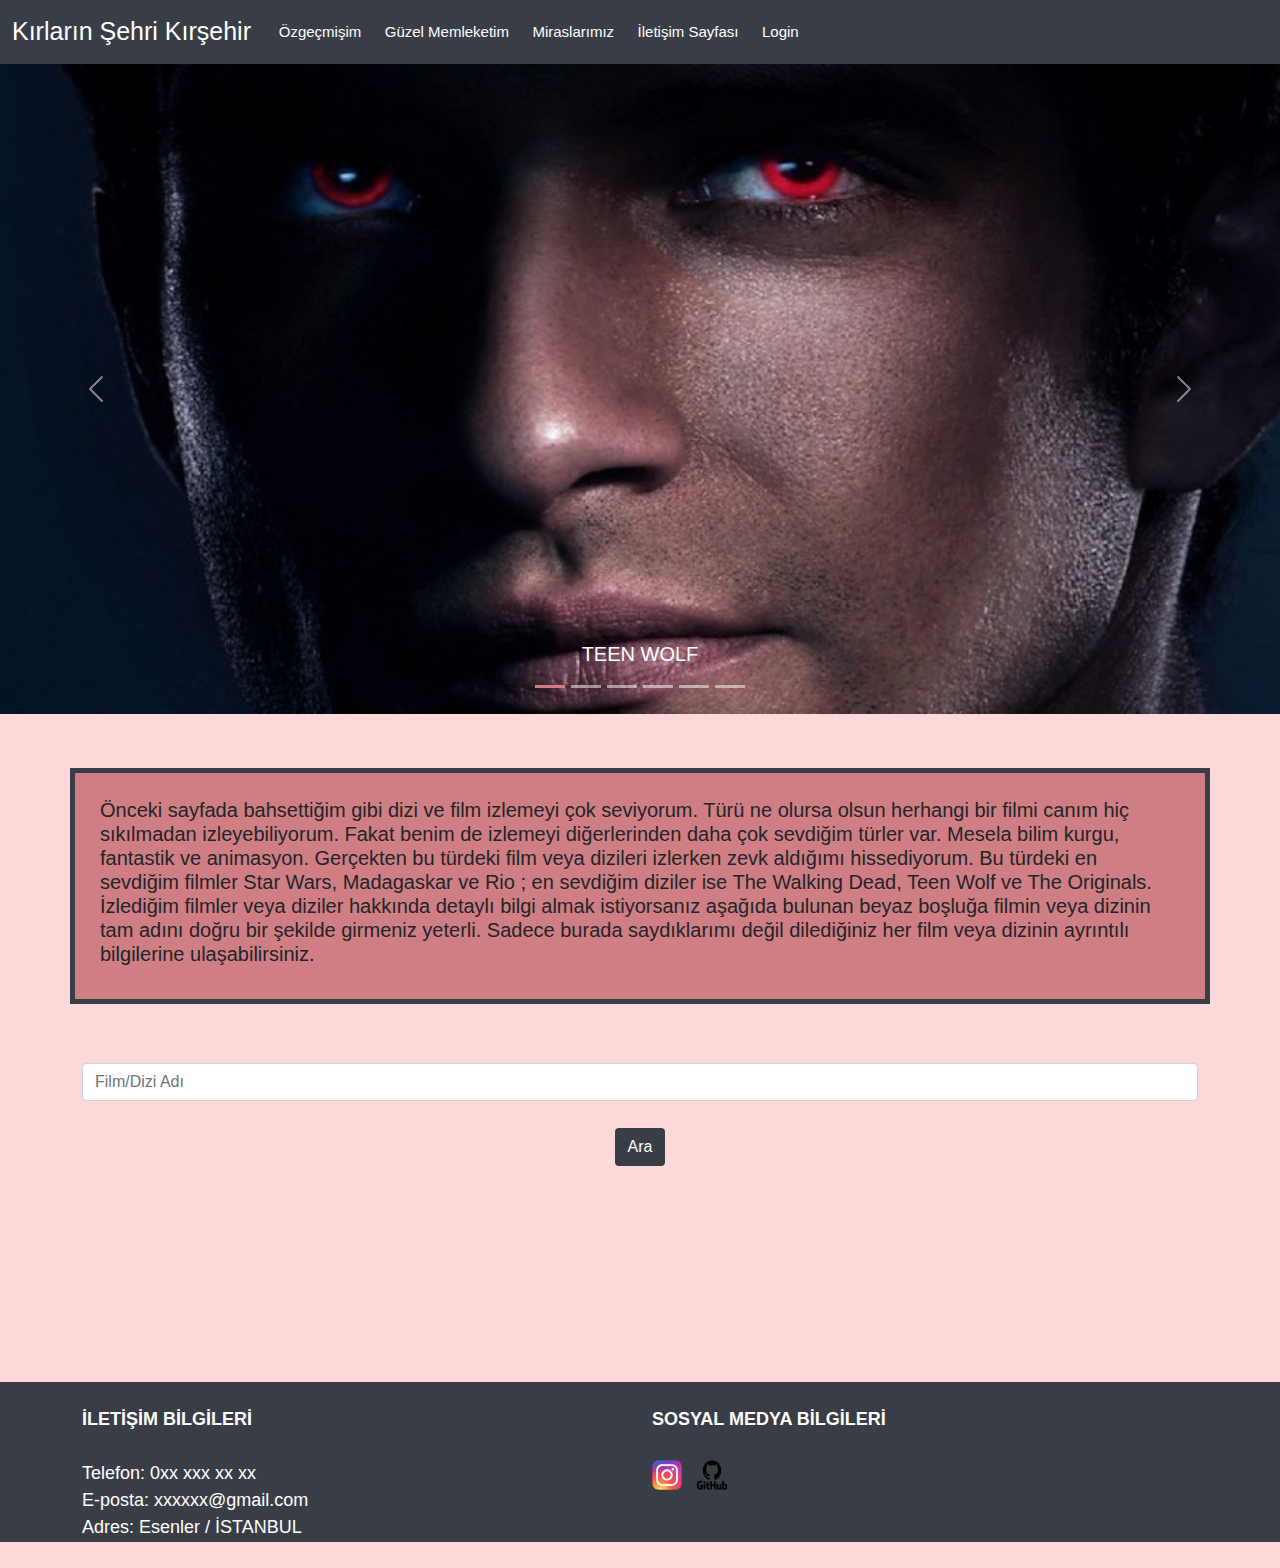
<file: source/ilgialanim.html>
<!DOCTYPE HTML>
<html>

<head>
  <meta charset="UTF-8">
  <meta name="viewport" content="width=device-width, initial-scale=1.0">

  <link rel="stylesheet" href="../public/bootstrap-5.0.0-beta3-dist/css/bootstrap.min.css">
  <link rel="stylesheet" href="../public/CSS/ilgialanim.css" type="text/css">
  <link rel="stylesheet" href="https://cdnjs.cloudflare.com/ajax/libs/font-awesome/4.7.0/css/font-awesome.min.css">
  <script src="https://cdn.jsdelivr.net/npm/bootstrap@5.0.0-beta3/dist/js/bootstrap.bundle.min.js"
    integrity="sha384-JEW9xMcG8R+pH31jmWH6WWP0WintQrMb4s7ZOdauHnUtxwoG2vI5DkLtS3qm9Ekf"
    crossorigin="anonymous"></script>
  <script src="https://cdn.jsdelivr.net/npm/@popperjs/core@2.9.1/dist/umd/popper.min.js"
    integrity="sha384-SR1sx49pcuLnqZUnnPwx6FCym0wLsk5JZuNx2bPPENzswTNFaQU1RDvt3wT4gWFG"
    crossorigin="anonymous"></script>
  <script src="https://cdn.jsdelivr.net/npm/bootstrap@5.0.0-beta3/dist/js/bootstrap.min.js"
    integrity="sha384-j0CNLUeiqtyaRmlzUHCPZ+Gy5fQu0dQ6eZ/xAww941Ai1SxSY+0EQqNXNE6DZiVc"
    crossorigin="anonymous"></script>

</head>

<body>
  <header>
    <nav class="navbar navbar-expand-lg navbar-light HeaderBackGround ">
      <div class="container-fluid m-auto">
        <a class="navbar-brand" href="../source/index.html">Kırların Şehri Kırşehir</a>
        <button class="navbar-toggler" type="button" data-bs-toggle="collapse" data-bs-target="#navbarNavAltMarkup"
          aria-controls="navbarNavAltMarkup" aria-expanded="false" aria-label="Toggle navigation">
          <span class="navbar-toggler-icon"></span>
        </button>
        <div class="collapse navbar-collapse" id="navbarNavAltMarkup">
          <div class="navbar-nav">
            <a class="nav-link" href="../source/ozgecmis.html">Özgeçmişim</a>
            <a class="nav-link" href="../source/sehrim.html">Güzel Memleketim</a>
            <a class="nav-link" href="../source/mirasimiz.html">Miraslarımız</a>
            <a class="nav-link" href="../source/iletisim.html">İletişim Sayfası</a>
            <a class="nav-link" href="../source/login.html">Login</a>
          </div>
        </div>
      </div>
    </nav>
    </header>
    <div id="carouselExampleIndicators" class="carousel slide w-100  m-auto " data-bs-ride="carousel">
      <div class="carousel-indicators ">
        <button type="button" data-bs-target="#carouselExampleIndicators" data-bs-slide-to="0" class="active"
          aria-current="true" aria-label="Slide 1"></button>
        <button type="button" data-bs-target="#carouselExampleIndicators" data-bs-slide-to="1"
          aria-label="Slide 2"></button>
        <button type="button" data-bs-target="#carouselExampleIndicators" data-bs-slide-to="2"
          aria-label="Slide 3"></button>
        <button type="button" data-bs-target="#carouselExampleIndicators" data-bs-slide-to="3"
          aria-label="Slide 4"></button>
        <button type="button" data-bs-target="#carouselExampleIndicators" data-bs-slide-to="4"
          aria-label="Slide 5"></button>
        <button type="button" data-bs-target="#carouselExampleIndicators" data-bs-slide-to="5"
          aria-label="Slide 6"></button>

      </div>
      
      <div class="carousel-inner">
        <div class="carousel-item active">
        <img src="../public/image/teenwolf3.jpg" class="d-block w-100 sehrimCarouselStyle" alt="...">
          <div class="carousel-caption d-none d-md-block">
            <h5>TEEN WOLF</h5>
          </div>
        </div>
       
        <div class="carousel-item">
          <img src="../public/image/madagaskar1.webp" class="d-block w-100 sehrimCarouselStyle" alt="...">
          <div class="carousel-caption d-none d-md-block">
            <h5>MADAGASCAR</h5>
          </div>
        </div>

        <div class="carousel-item">
          <img src="../public/image/theOriginals.png" class="d-block w-100 sehrimCarouselStyle" alt="...">
          <div class="carousel-caption d-none d-md-block">
            <h5>THE ORIGINALS</h5>
          </div>
        </div>

        <div class="carousel-item">
          <img src="../public/image/thewalkingdead.jpg" class="d-block w-100 sehrimCarouselStyle" alt="...">
          <div class="carousel-caption d-none d-md-block">
            <h5>THE WALKING DEAD</h5>
          </div>
        </div>


        <div class="carousel-item">
          <img src="../public/image/rio.jpg" class="d-block w-100 sehrimCarouselStyle" alt="...">
          <div class="carousel-caption d-none d-md-block">
            <h5>RİO</h5>
          </div>
        </div>

        <div class="carousel-item">
         <img src="../public/image/madagaskar.jpg" class="d-block w-100 sehrimCarouselStyle" alt="...">
          <div class="carousel-caption d-none d-md-block">
            <h5>MADAGASKAR</h5>
          </div>
        </div>
       
      <button class="carousel-control-prev" type="button" data-bs-target="#carouselExampleIndicators"
        data-bs-slide="prev">
        <span class="carousel-control-prev-icon" aria-hidden="true"></span>
        <span class="visually-hidden">Previous</span>
      </button>
      <button class="carousel-control-next" type="button" data-bs-target="#carouselExampleIndicators"
        data-bs-slide="next">
        <span class="carousel-control-next-icon" aria-hidden="true"></span>
        <span class="visually-hidden">Next</span>
      </button>
    </div>
  </div>
    <br>
    <br>

    <div class=" container boxİlgi mx-auto   ">
      <h5>Önceki sayfada bahsettiğim gibi dizi ve film izlemeyi çok seviyorum. Türü ne olursa olsun herhangi bir filmi
        canım hiç sıkılmadan izleyebiliyorum. Fakat benim de izlemeyi diğerlerinden daha çok sevdiğim türler var. Mesela
        bilim kurgu, fantastik ve animasyon. Gerçekten bu türdeki film veya dizileri izlerken zevk aldığımı hissediyorum. Bu
        türdeki en sevdiğim filmler Star Wars, Madagaskar ve Rio ; en sevdiğim diziler ise The Walking Dead, Teen Wolf
        ve The Originals. İzlediğim filmler veya diziler hakkında detaylı bilgi almak istiyorsanız aşağıda bulunan beyaz
        boşluğa filmin veya dizinin tam adını doğru bir şekilde girmeniz yeterli. Sadece burada saydıklarımı değil
        dilediğiniz her film veya dizinin ayrıntılı bilgilerine ulaşabilirsiniz. </h5>

    </div>
    <div class="container  mx-auto text-center  ">
     <br>
      <form id="filmForm" autocomplete="off">
        <div class="form-group ">
          <input class="form-control" type="text" id="film" placeholder="Film/Dizi Adı">
        </div><br>
        <div class="form-group">
          <button class="btn butonStyle btn-block">
            Ara
          </button>
        </div>
      </form>
      <div id="result"></div>
    </div>


</body>

<script src="https://ajax.googleapis.com/ajax/libs/jquery/3.5.1/jquery.min.js"></script>
<script>

  $(document).ready(function () {

    var apikey = "307ffdbd"
    $("#filmForm").submit(function (event) {
      event.preventDefault()



      var film = $("#film").val()
      var result = ""
      var url = "https://www.omdbapi.com/?apikey=" + apikey

      $.ajax({
        method: 'GET',
        url: url + "&t=" + film,

        success: function (data) {
          console.log(data)

          result = `
  <main>
    
<aside class="aside ">
  <div class="boxİlgi">
  <img    src="${data.Poster}"  width="300" height="328" />
</div>
</aside>

<section class="section ">
<div class="boxİlgi " >
  <h2 class=" h2TextStyle">   Tipi : ${data.Type}</h2>
  <h2 class=" h2TextStyle">   Adı : ${data.Title}</h2>
  <h2 class=" h2TextStyle">   Çıkış Tarihi : ${data.Released}</h2>
  <h2 class=" h2TextStyle">   Süresi : ${data.Runtime}</h2>
  <h2 class=" h2TextStyle">   Türü : ${data.Genre}</h2>
  <h2 class=" h2TextStyle">   Dili : ${data.Language}</h2>
  <h2 class=" h2TextStyle">   Ülkesi : ${data.Country}</h2>
  <h2 class=" h2TextStyle">   Direktörü : ${data.Director}</h2>
  <h2 class=" h2TextStyle">   Bütçesi : ${data.BoxOffice}</h2>
  <h2 class=" h2TextStyle">   IMDB : ${data.imdbRating}</h2>
</div>
</section>

</main>
  
  `;

          $("#result").html(result)
        }
      })
    })
  })
</script>

<br><br>
<br><br>
<br><br><br><br>


<footer class="footer ">
  <div class="container">
    <div class="row">
      <div class="col-6">
        <div class="text-white mt-4">
          <b>İLETİŞİM BİLGİLERİ</b>
          <br><br>
          Telefon: 0xx xxx xx xx <br>
          E-posta: xxxxxx@gmail.com<br>
          Adres: Esenler / İSTANBUL
          <br><br>
        </div>
      </div>
      <div class="col-6">
        <div class="text-white mt-4">
          <b>SOSYAL MEDYA BİLGİLERİ</b>
          <br><br>
          <a href="https://www.instagram.com/_busraky/?hl=tr" target="_blank"><img
              src="../public/image/instagramLogo.webp" style="height: 30px;" width="30px"></a>
          <a href="https://github.com/busra-kaya" target="_blank"><img src="../public/image/GitHubLogo.png"
              style="height: 30px;" width="50px"></a>
          <br><br>
        </div>
      </div>
    </div>
  </div>
</footer>


</html>
</file>
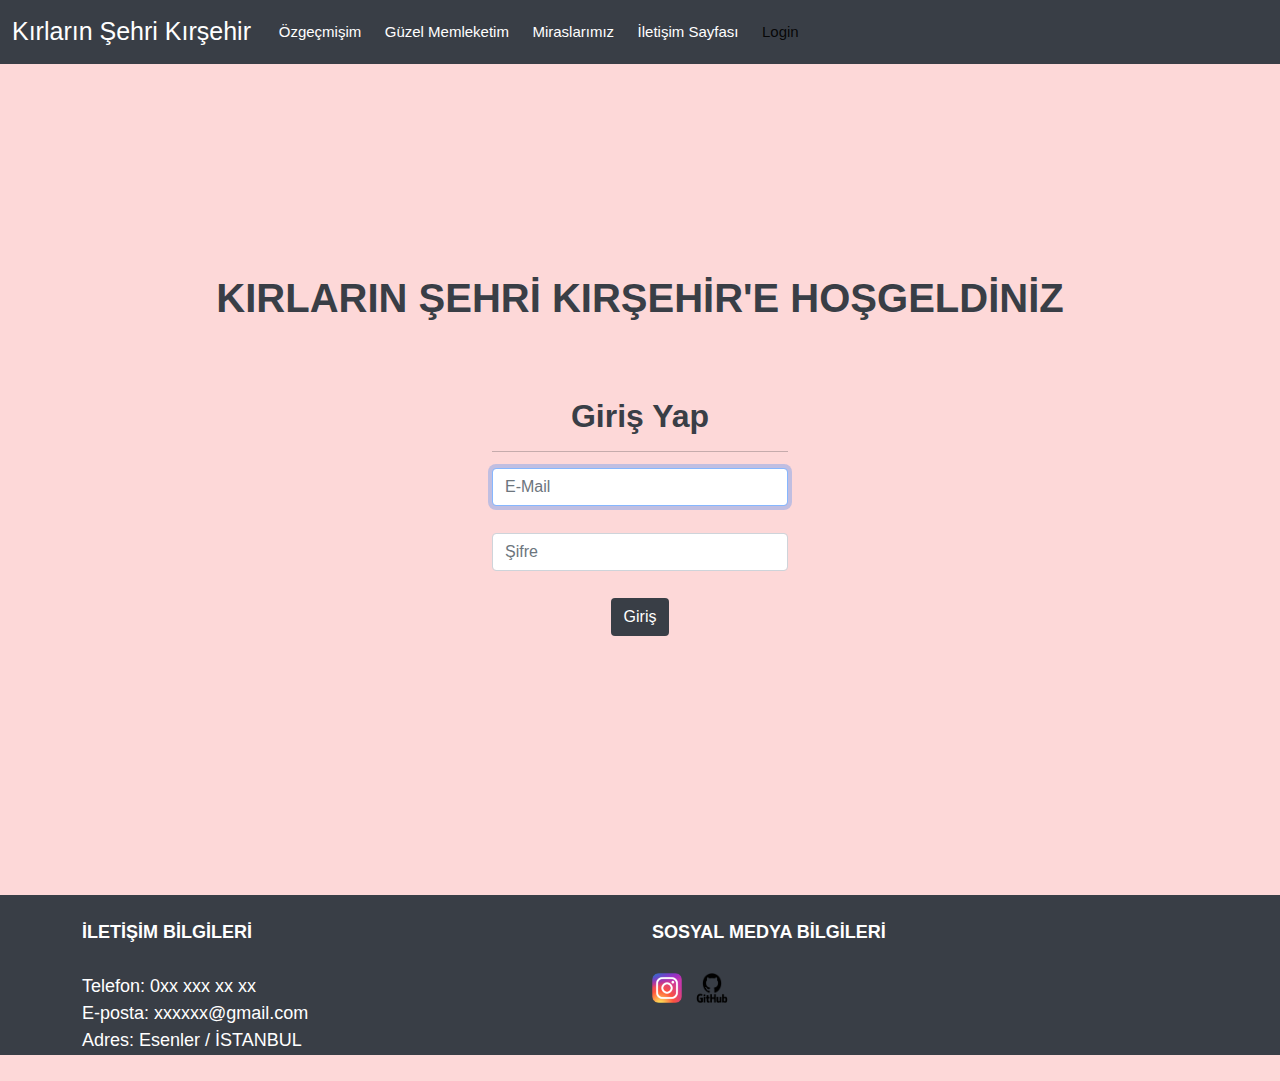
<file: source/login.html>
<!DOCTYPE HTML>

<html >

<head  class="backGround" >
  <meta charset="UTF-8">
  <meta name="viewport" content="width=device-width, initial-scale=1.0">

  <link rel="stylesheet" href="../public/bootstrap-5.0.0-beta3-dist/css/bootstrap.min.css">
  <link rel="stylesheet" href="../public/CSS/global.css" type="text/css">
  <link rel="stylesheet" href="../public/CSS/login.css" type="text/css">

  <script src="https://cdn.jsdelivr.net/npm/bootstrap@5.0.0-beta3/dist/js/bootstrap.bundle.min.js"
    integrity="sha384-JEW9xMcG8R+pH31jmWH6WWP0WintQrMb4s7ZOdauHnUtxwoG2vI5DkLtS3qm9Ekf"
    crossorigin="anonymous"></script>
  <script src="https://cdn.jsdelivr.net/npm/@popperjs/core@2.9.1/dist/umd/popper.min.js"
    integrity="sha384-SR1sx49pcuLnqZUnnPwx6FCym0wLsk5JZuNx2bPPENzswTNFaQU1RDvt3wT4gWFG"
    crossorigin="anonymous"></script>
  <script src="https://cdn.jsdelivr.net/npm/bootstrap@5.0.0-beta3/dist/js/bootstrap.min.js"
    integrity="sha384-j0CNLUeiqtyaRmlzUHCPZ+Gy5fQu0dQ6eZ/xAww941Ai1SxSY+0EQqNXNE6DZiVc"
    crossorigin="anonymous"></script>

</head>

<body  class="backGround">
  <header>
    <nav class="navbar navbar-expand-lg navbar-light HeaderBackGround ">
      <div class="container-fluid m-auto">
        <a class="navbar-brand" href="../source/index.html">Kırların Şehri Kırşehir</a>
        <button class="navbar-toggler" type="button" data-bs-toggle="collapse" data-bs-target="#navbarNavAltMarkup"
          aria-controls="navbarNavAltMarkup" aria-expanded="false" aria-label="Toggle navigation">
          <span class="navbar-toggler-icon"></span>
        </button>
        <div class="collapse navbar-collapse" id="navbarNavAltMarkup">
          <div class="navbar-nav">
            <a class="nav-link" href="../source/ozgecmis.html">Özgeçmişim</a>
            <a class="nav-link" href="../source/sehrim.html">Güzel Memleketim</a>
            <a class="nav-link" href="../source/mirasimiz.html">Miraslarımız</a>
            <a class="nav-link" href="../source/iletisim.html">İletişim Sayfası</a>
            <a class="nav-link active" href="../source/login.html">Login</a>

          </div>
        </div>
      </div>
    </nav>
  </header>
<br><br>
<br><br>
<br><br>
  
  <section>
    <div class="text-center mt-5  ">
      <h1 class="h2TextStyle ">KIRLARIN ŞEHRİ KIRŞEHİR'E HOŞGELDİNİZ</h1><br>
    </div>
  </section>


  <section class="text-center align-items-center main">
    <div class="container mt-5 mb-0 col-3 mx-auto">
        <h2 class="h2TextStyle "> Giriş Yap </h2>
        <hr>
        <form name="loginform" action="login.php" method="POST">
            <div class="mb-3">
                <input class="form-control" type="email" id="email" name="email" placeholder="E-Mail" autofocus
                    required><br>
                <input class="form-control" type="password" id="password" name="password" placeholder="Şifre"
                    required><br>
                <input class="btn  cardButonStyle " type="submit" value="Giriş"><br>
        </form>
    </div>
</section>


<br><br>
<br><br>
<br>
<br><br>
<br><br>

<footer class="footer ">
  <div class="container">
    <div class="row">
      <div class="col-6">
        <div class="text-white mt-4">
          <b>İLETİŞİM BİLGİLERİ</b>
          <br><br>
          Telefon: 0xx xxx xx xx <br>
          E-posta: xxxxxx@gmail.com<br>
          Adres: Esenler / İSTANBUL
          <br><br>
        </div>
      </div>
      <div class="col-6">
        <div class="text-white mt-4">
          <b>SOSYAL MEDYA BİLGİLERİ</b>
          <br><br>
          <a href="https://www.instagram.com/_busraky/?hl=tr" target="_blank"><img
              src="../public/image/instagramLogo.webp" style="height: 30px;" width="30px"></a>
          <a href="https://github.com/busra-kaya" target="_blank"><img src="../public/image/GitHubLogo.png"
              style="height: 30px;" width="50px"></a>
          <br><br>
        </div>
      </div>
    </div>
  </div>
</footer>
</body>


</html>
</file>
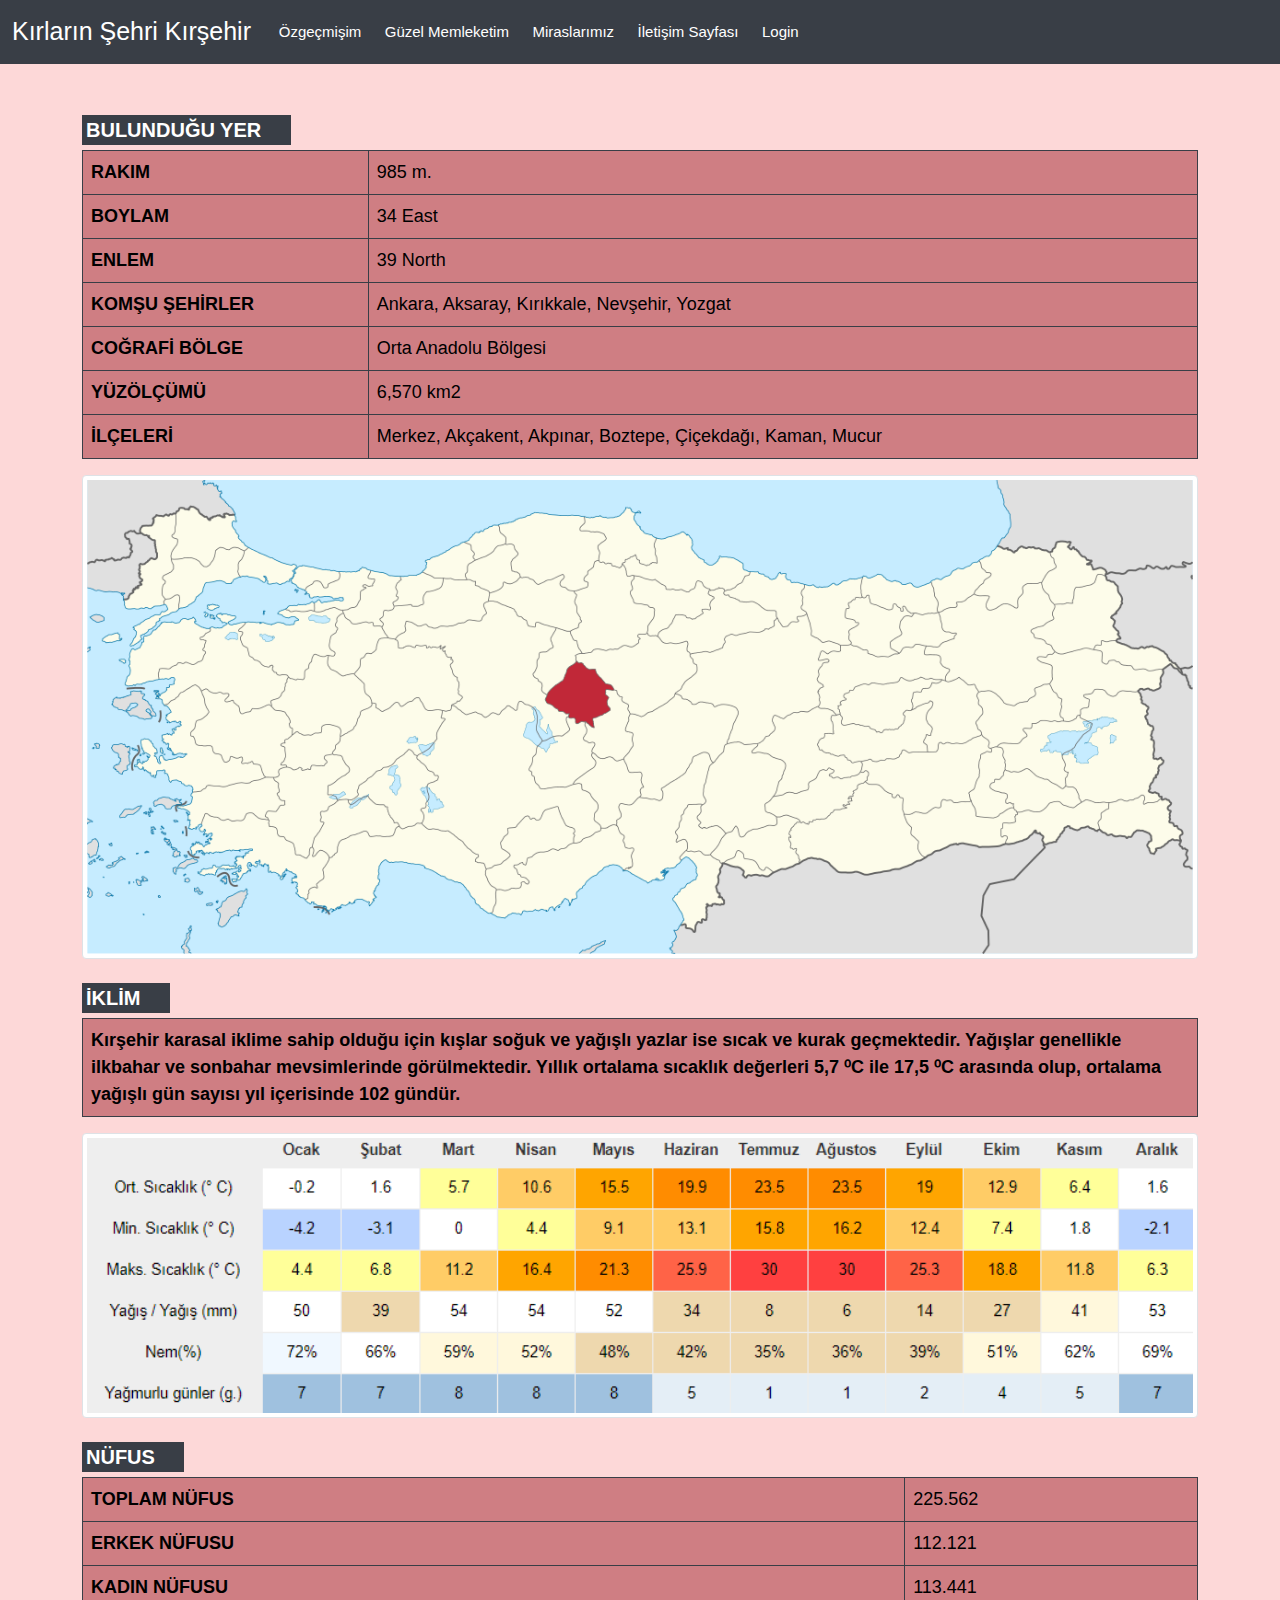
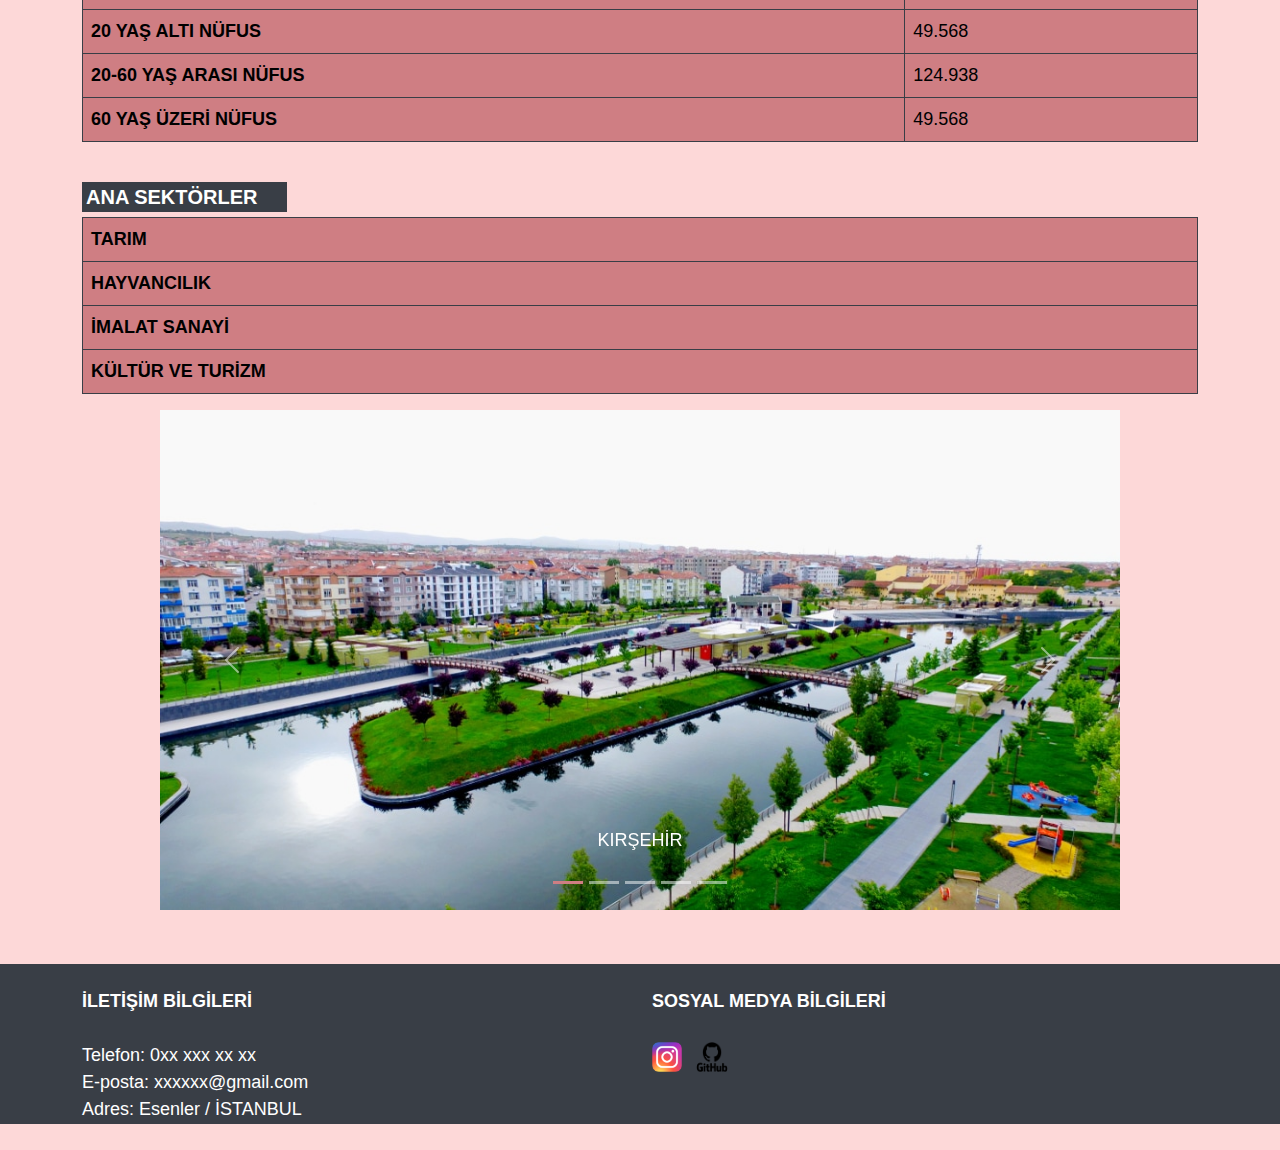
<file: source/sehirhakkinda.html>
<!DOCTYPE HTML>
<html>
    <head>
        <meta charset="UTF-8">
        <meta name="viewport" content="width=device-width, initial-scale=1.0">

        <link rel="stylesheet" href="../public/bootstrap-5.0.0-beta3-dist/css/bootstrap.min.css">
        <link rel="stylesheet" href="../public/CSS/global.css" type="text/css">
        <link rel="stylesheet" href="https://cdnjs.cloudflare.com/ajax/libs/font-awesome/4.7.0/css/font-awesome.min.css">    

        <script src="https://cdn.jsdelivr.net/npm/bootstrap@5.0.0-beta3/dist/js/bootstrap.bundle.min.js" integrity="sha384-JEW9xMcG8R+pH31jmWH6WWP0WintQrMb4s7ZOdauHnUtxwoG2vI5DkLtS3qm9Ekf" crossorigin="anonymous"></script>
        <script src="https://cdn.jsdelivr.net/npm/@popperjs/core@2.9.1/dist/umd/popper.min.js" integrity="sha384-SR1sx49pcuLnqZUnnPwx6FCym0wLsk5JZuNx2bPPENzswTNFaQU1RDvt3wT4gWFG" crossorigin="anonymous"></script>
        <script src="https://cdn.jsdelivr.net/npm/bootstrap@5.0.0-beta3/dist/js/bootstrap.min.js" integrity="sha384-j0CNLUeiqtyaRmlzUHCPZ+Gy5fQu0dQ6eZ/xAww941Ai1SxSY+0EQqNXNE6DZiVc" crossorigin="anonymous"></script>
    </head>

    <body>
        <header>
            <nav class="navbar navbar-expand-lg navbar-light HeaderBackGround ">
                <div class="container-fluid m-auto">
                    <a class="navbar-brand" href="../source/index.html">Kırların Şehri Kırşehir</a>
                    <button class="navbar-toggler" type="button" data-bs-toggle="collapse" data-bs-target="#navbarNavAltMarkup" aria-controls="navbarNavAltMarkup" aria-expanded="false" aria-label="Toggle navigation">
                    <span class="navbar-toggler-icon"></span>
                    </button>
                    <div class="collapse navbar-collapse" id="navbarNavAltMarkup">
                    <div class="navbar-nav">
                      <a class="nav-link" href="../source/ozgecmis.html">Özgeçmişim</a>
                      <a class="nav-link" href="../source/sehrim.html">Güzel Memleketim</a>
                      <a class="nav-link" href="../source/mirasimiz.html">Miraslarımız</a> 
                      <a class="nav-link" href="../source/iletisim.html">İletişim Sayfası</a>
                      <a class="nav-link" href="../source/login.html">Login</a>
                    </div>
                  </div>
                </div> 
              </nav>
        </header>

    <br><br>

    <div class="container"> 
          <tr>
            <th scope="row"> <h5><b><mark class="mark"> BULUNDUĞU YER &emsp; </mark></b></h5></th>
          </tr>
        <table class="table tableStyle table-bordered table-border table-hover table-responsive">
            <tbody>
              <tr>
                <th scope="row">RAKIM</th>
                <td>985 m.</td>
              </tr>
              <tr>
                <th scope="row">BOYLAM</th>
                <td>34 East
                </td>
              </tr>   
              <tr>
                <th scope="row">ENLEM</th>
                <td colspan="2">39 North</td>
              </tr>
              <tr>
                <th scope="row">KOMŞU ŞEHİRLER</th>
                <td colspan="2">Ankara, Aksaray, Kırıkkale, Nevşehir, Yozgat</td>
              </tr>
              <tr>
                <th scope="row">COĞRAFİ BÖLGE</th>
                <td colspan="2">Orta Anadolu Bölgesi
                </td>
              </tr>
              <tr>
                <th scope="row">YÜZÖLÇÜMÜ</th>
                <td colspan="2">6,570 km2
                </td>
              </tr>
              <tr>
                <th scope="row">İLÇELERİ</th>
                <td colspan="2">Merkez, Akçakent, Akpınar, Boztepe, Çiçekdağı, Kaman, Mucur</td>
              </tr>
            </tbody>
          </table>
        <a href="https://www.google.com/maps/place/K%C4%B1r%C5%9Fehir,+K%C4%B1r%C5%9Fehir+Merkez%2FK%C4%B1r%C5%9Fehir/@39.262846,33.6874545,6.79z/data=!4m5!3m4!1s0x14d572c090d21383:0x6dd29199261c3d06!8m2!3d39.146078!4d34.1594989"> <img src="../public/image/kirsehirHarita.png" class="img-thumbnail" width="2000px"  alt="..."></a>
        </div> 

        <br>

        <div class="container"> 
              <tr>
                <th scope="row"> <h5><b><mark class="mark"> İKLİM &emsp; </mark></b></h5></th>
              </tr>
            <table class="table tableStyle table-bordered table-border table-hover table-responsive">
                <tbody>
                  <tr>
                    <th scope="row">Kırşehir karasal iklime sahip olduğu için kışlar soğuk ve yağışlı yazlar ise sıcak ve kurak
                        geçmektedir. Yağışlar genellikle ilkbahar ve sonbahar mevsimlerinde görülmektedir. Yıllık
                        ortalama sıcaklık değerleri 5,7 ⁰C ile 17,5 ⁰C arasında olup, ortalama yağışlı gün sayısı yıl
                        içerisinde 102 gündür.</th>                 
                  </tr>
                </tbody>
              </table>
            <a href="https://www.mgm.gov.tr/?il=Kirsehir"> <img src="../public/image/kirsehirİklim.png" class="img-thumbnail" width="2000px"  alt="..."></a>
            </div> 

            <br>

            <div class="container"> 
                  <tr>
                    <th scope="row"> <h5><b><mark class="mark"> NÜFUS &emsp; </mark></b></h5></th>
                  </tr>
                <table class="table tableStyle table-bordered table-border table-hover table-responsive">
                    <tbody>
                      <tr>
                        <th scope="row">TOPLAM NÜFUS</th>
                        <td>225.562</td>
                      </tr>           
                      <tr>
                        <th scope="row">ERKEK NÜFUSU</th>
                        <td>112.121</td>
                      </tr>
                      <tr>
                        <th scope="row">KADIN NÜFUSU</th>
                        <td> 113.441</td>
                      </tr>
                      <tr>
                        <th scope="row">20 YAŞ ALTI NÜFUS</th>
                        <td>49.568</td>
                      </tr>
                      <tr>
                        <th scope="row">20-60 YAŞ ARASI NÜFUS</th>
                        <td> 124.938</td>
                      </tr>
                      <tr>
                        <th scope="row">60 YAŞ ÜZERİ NÜFUS</th>
                        <td>49.568
                        </td>
                      </tr>
                    </tbody>
                  </table>
                </div> 
                
            <br>

                <div class="container"> 
                      <tr>
                        <th scope="row"> <h5><b><mark class="mark"> ANA SEKTÖRLER &emsp; </mark></b></h5></th>
                      </tr>
                    <table class="table tableStyle table-bordered table-border table-hover table-responsive">
                        <tbody>
                          <tr>
                            <th scope="row">TARIM</th>                            
                          </tr>                
                          <tr>
                            <th scope="row">HAYVANCILIK</th>                          
                          </tr>    
                          <tr>
                            <th scope="row">İMALAT SANAYİ</th>
                          </tr>
                          <tr>
                            <th scope="row">KÜLTÜR VE TURİZM</th>
                          </tr>                              
                        </tbody>
                      </table>
                    </div> 

                    <main>
                        <section>  
                          <div id="carouselExampleIndicators" class="carousel slide w-75 m-auto" data-bs-ride="carousel">
                            <div class="carousel-indicators">
                              <button type="button" data-bs-target="#carouselExampleIndicators" data-bs-slide-to="0" class="active" aria-current="true" aria-label="Slide 1"></button>
                              <button type="button" data-bs-target="#carouselExampleIndicators" data-bs-slide-to="1" aria-label="Slide 2"></button>
                              <button type="button" data-bs-target="#carouselExampleIndicators" data-bs-slide-to="2" aria-label="Slide 3"></button>
                              <button type="button" data-bs-target="#carouselExampleIndicators" data-bs-slide-to="3" aria-label="Slide 4"></button>
                              <button type="button" data-bs-target="#carouselExampleIndicators" data-bs-slide-to="4" aria-label="Slide 5"></button>
                            </div>

                            <div class="carousel-inner">
                              <div class="carousel-item active ">
                                <a href="http://www.kirsehir.gov.tr/">   <img src="../public/image/kirsehirKusbakisi.jpg" class="d-block w-100 sehirhakkindaİmageStyle" alt="..."></a>
                                <div class="carousel-caption d-none d-md-block">
                                  <p>KIRŞEHİR</p>
                                </div>
                              </div>
                              <div class="carousel-item ">
                              <a href="https://kirsehir.tarimorman.gov.tr/" > <img src="../public/image/kirsehirTarim.jpg" class="d-block w-100 sehirhakkindaİmageStyle " alt="..."></a>
                                <div class="carousel-caption d-none d-md-block">
                                  <p>KIRŞEHİR'DE TARIM</p>
                                </div>
                              </div>
                              <div class="carousel-item">
                                <a href="https://kirsehir.tarimorman.gov.tr/"><img src="../public/image/kirsehirHayvancilik.jpg" class="d-block w-100 sehirhakkindaİmageStyle" alt="..."></a>
                                <div class="carousel-caption d-none d-md-block">
                                  <p>KIRŞEHİR'DE HAYVANCILIK</p>
                                </div>
                              </div>
                              <div class="carousel-item">
                              <a href="https://kirsehirtso.org.tr/">  <img src="../public/image/kirsehirSanayi.jpg" class="d-block w-100 sehirhakkindaİmageStyle" alt="..."></a>
                                <div class="carousel-caption d-none d-md-block">
                                  <p>KIRŞEHİR'DE İMALAT SANAYİ</p>
                                </div>
                              </div>
                              <div class="carousel-item">
                                <a href="https://kirsehir.ktb.gov.tr/"> <img src="../public/image/kirsehirTurizm.jpg" class="d-block w-100 sehirhakkindaİmageStyle" alt="..."></a>
                                <div class="carousel-caption d-none d-md-block">
                                  <p>KIRŞEHİR'DE KÜLTÜR VE TURİZM</p>
                                </div>
                              </div>
                            </div>

                            <button class="carousel-control-prev" type="button" data-bs-target="#carouselExampleIndicators" data-bs-slide="prev">
                              <span class="carousel-control-prev-icon" aria-hidden="true"></span>
                              <span class="visually-hidden">Previous</span>
                            </button>
                            <button class="carousel-control-next" type="button" data-bs-target="#carouselExampleIndicators" data-bs-slide="next">
                              <span class="carousel-control-next-icon" aria-hidden="true"></span>
                              <span class="visually-hidden">Next</span>
                            </button>
                          </div>
                        </section>
                      </main>
                  
                      <br><br>

  <footer class="footer ">
    <div class="container">
    <div class="row">
      <div class="col-6">
      <div class="text-white mt-4">
        <b>İLETİŞİM BİLGİLERİ</b> 
        <br><br>
        Telefon: 0xx xxx xx xx <br>
        E-posta: xxxxxx@gmail.com<br>
        Adres: Esenler / İSTANBUL 
        <br><br>
      </div>
    </div>

    <div class="col-6">
      <div class="text-white mt-4">
        <b>SOSYAL MEDYA BİLGİLERİ</b> 
        <br><br>
        <a href="https://www.instagram.com/_busraky/?hl=tr" target="_blank"><img src="../public/image/instagramLogo.webp" style="height: 30px;" width="30px"></a>
        <a href="https://github.com/busra-kaya" target="_blank"><img src="../public/image/GitHubLogo.png" style="height: 30px;" width="50px"></a>
        <br><br>
      </div>
    </div>
    </div>
  </div>
</footer>


  </body>
  </html>
</file>
<file: public/CSS/ilgialanim.css>
body
{
    font-family:"Trebuchet MS", Helvetica, sans-serif;
    font-size: 18px;
    background-color:#fdd8d8;
}


.HeaderBackGround
{
    margin-block-start: 0px;
    background-color: #393E46;
    color: white;
    
}



.navbar {
    background-color: #393E46;
  }
  .navbar .navbar-brand {
      font-size: 25px;
    color:  white;
  }
  .navbar .navbar-brand:hover,
  .navbar .navbar-brand:focus {
    color: #cf7e83;
  }
  .navbar .navbar-text {
    font-size: 15px;
    color:  white;
  }
  .navbar .navbar-text a {
    color: #cf7e83;
  }
  .navbar .navbar-text a:hover,
  .navbar .navbar-text a:focus {
    color: #cf7e83; 
  }
  .navbar .navbar-nav .nav-link {
    font-size: 15px;
    color:  white;
    border-radius: .25rem;
    margin: 0 0.25em;
  }
  .navbar .navbar-nav .nav-link:not(.disabled):hover,
  .navbar .navbar-nav .nav-link:not(.disabled):focus {
    color: #cf7e83;
  }
  .navbar .navbar-nav .nav-item.active .nav-link,
  .navbar .navbar-nav .nav-item.active .nav-link:hover,
  .navbar .navbar-nav .nav-item.active .nav-link:focus,
  .navbar .navbar-nav .nav-item.show .nav-link,
  .navbar .navbar-nav .nav-item.show .nav-link:hover,
  .navbar .navbar-nav .nav-item.show .nav-link:focus {
    color: #cf7e83;
    font-size: 15px;
    background-color:  white;
  }
  .navbar .navbar-toggler {
    font-size: 15px;
    border-color: white;
  }
  .navbar .navbar-toggler:hover,
  .navbar .navbar-toggler:focus {
    font-size: 15px;
    background-color: white;
  }
  .navbar .navbar-toggler .navbar-toggler-icon {
    font-size: 15px;
    color:  white;
  }
  .navbar .navbar-collapse,
  .navbar .navbar-form {
    border-color:  white;
  }
  .navbar .navbar-link {
    font-size: 15px;
    color: white;
  }
  .navbar .navbar-link:hover {
    color: #cf7e83;
  }
main{
    display: flex;
}

aside{
    flex:25%;
    padding: 1rem;
}

section{
    flex:75%;
    padding: 1rem;
}
  
.carousel-indicators li {
    background-color: #cf7e83;
  }
  .carousel-indicators .active {
    background-color: #cf7e83;
  }
  .carousel .carousel-indicators li:nth-of-type(3).active {
    background-color:#cf7e83;
  }
  
  .sehrimCarouselStyle{
    height: 650px;
  }


  
.boxİlgi{
    width: auto;
    height: auto;
    padding: 25px;
    border: 5px solid #393E46;
    margin-bottom: 2rem;
    background-color: #cf7e83;
}
.boxİlgi1{
    width: auto;
    height: auto;
    padding: 25px;
    border: 5px solid #393E46;
    margin-bottom: 2rem;
    background-color: #cf7e83;
}

.h2TextStyle{
    font-family:"Trebuchet MS", Helvetica, sans-serif;
    background-color:#393E46 ;
    color: #cf7e83;
    font-size: 1.25rem;
  }
  .butonStyle{
    color: white;
    background-color:#393E46 ;
  }
  .h5TextStyle{
    font-family:"Trebuchet MS", Helvetica, sans-serif;
    color: #393E46;
    background-color:#cf7e83;

    font-size: 1.25rem;
  }
  .boxİlgi3{
    width: auto;
    height: auto;
    border: 3px solid #393E46;
    background-color: #cf7e83;
}


.footer{
    bottom: 0;
    width: 100%;
    height: 160px;
    background-color: #393E46 ;
    color: white;
  }
</file>
<file: public/CSS/global.css>
body
{
    font-family:"Trebuchet MS", Helvetica, sans-serif;
    font-size: 18px;
    background-color:#fdd8d8;
}


.HeaderBackGround
{
    margin-block-start: 0px;
    background-color: #393E46;
    color: white;
    
}



.navbar {
    background-color: #393E46;
  }
  .navbar .navbar-brand {
      font-size: 25px;
    color:  white;
  }
  .navbar .navbar-brand:hover,
  .navbar .navbar-brand:focus {
    color: #cf7e83;
  }
  .navbar .navbar-text {
    font-size: 15px;
    color:  white;
  }
  .navbar .navbar-text a {
    color: #cf7e83;
  }
  .navbar .navbar-text a:hover,
  .navbar .navbar-text a:focus {
    color: #cf7e83; 
  }
  .navbar .navbar-nav .nav-link {
    font-size: 15px;
    color:  white;
    border-radius: .25rem;
    margin: 0 0.25em;
  }
  .navbar .navbar-nav .nav-link:not(.disabled):hover,
  .navbar .navbar-nav .nav-link:not(.disabled):focus {
    color: #cf7e83;
  }
  .navbar .navbar-nav .nav-item.active .nav-link,
  .navbar .navbar-nav .nav-item.active .nav-link:hover,
  .navbar .navbar-nav .nav-item.active .nav-link:focus,
  .navbar .navbar-nav .nav-item.show .nav-link,
  .navbar .navbar-nav .nav-item.show .nav-link:hover,
  .navbar .navbar-nav .nav-item.show .nav-link:focus {
    color: #cf7e83;
    font-size: 15px;
    background-color:  white;
  }
  .navbar .navbar-toggler {
    font-size: 15px;
    border-color: white;
  }
  .navbar .navbar-toggler:hover,
  .navbar .navbar-toggler:focus {
    font-size: 15px;
    background-color: white;
  }
  .navbar .navbar-toggler .navbar-toggler-icon {
    font-size: 15px;
    color:  white;
  }
  .navbar .navbar-collapse,
  .navbar .navbar-form {
    border-color:  white;
  }
  .navbar .navbar-link {
    font-size: 15px;
    color: white;
  }
  .navbar .navbar-link:hover {
    color: #cf7e83;
  }
  


  
.carousel-indicators li {
  background-color: #cf7e83;
}
.carousel-indicators .active {
  background-color: #cf7e83;
}
.carousel .carousel-indicators li:nth-of-type(3).active {
  background-color:#cf7e83;
}

.sehrimCarouselStyle{
  height: 650px;
}
.hobilerimCarouselStyle{
  height: 650px;
}




.card-body{
  padding: 1rem;
  margin:auto;
  font-family:"Trebuchet MS", Helvetica, sans-serif;
}
.card{
  background-color:#CF7E83;
  margin-left: 2rem;
  margin-right: 2rem;
}

.cardButonStyle{
  color: white;
  background-color:#393E46 ;
}

.cardHeight{
  height: auto;
}

.cardImage{
  height: 300px;
}


.h2TextStyle{
  color:#393E46 ;
  position: relative;
  margin: auto;  
  font-weight: bold;
}

.tableStyle {
  color:black;
  border-color: #393E46;
  background-color:#cf7e83;
  line-height: auto;
}

.mark{
  margin: auto;
  background-color: #393E46 ;
  color: white;
}


.link {

  text-decoration: none;
  color: black;
}

.sehirhakkindaİmageStyle{
  width: 600px;
  height: 500px;
}


.footer{
  bottom: 0;
  width: 100%;
  height: 160px;
  background-color: #393E46 ;
  color: white;
}

label{
  color:#CF7E83;
  position: relative;
  margin: auto;  
  font-weight: bold;
}
</file>
<file: public/CSS/login.css>
.sectionLogin{
    margin:center;
}
.box6{
    width: auto;
    height: auto;
    padding: 25px;
    border: 5px solid #393E46;
    margin-bottom: 2rem;
    background-color: #cf7e83;
}
.h1TextStyle{
    font-family:"Trebuchet MS", Helvetica, sans-serif;
    background-color:#393E46 ;
    color: #cf7e83;
    font-size: 4rem;
    font-style: italic;  
  }

.backGround{
    background-color:#fdd8d8 ;
}
</file>
